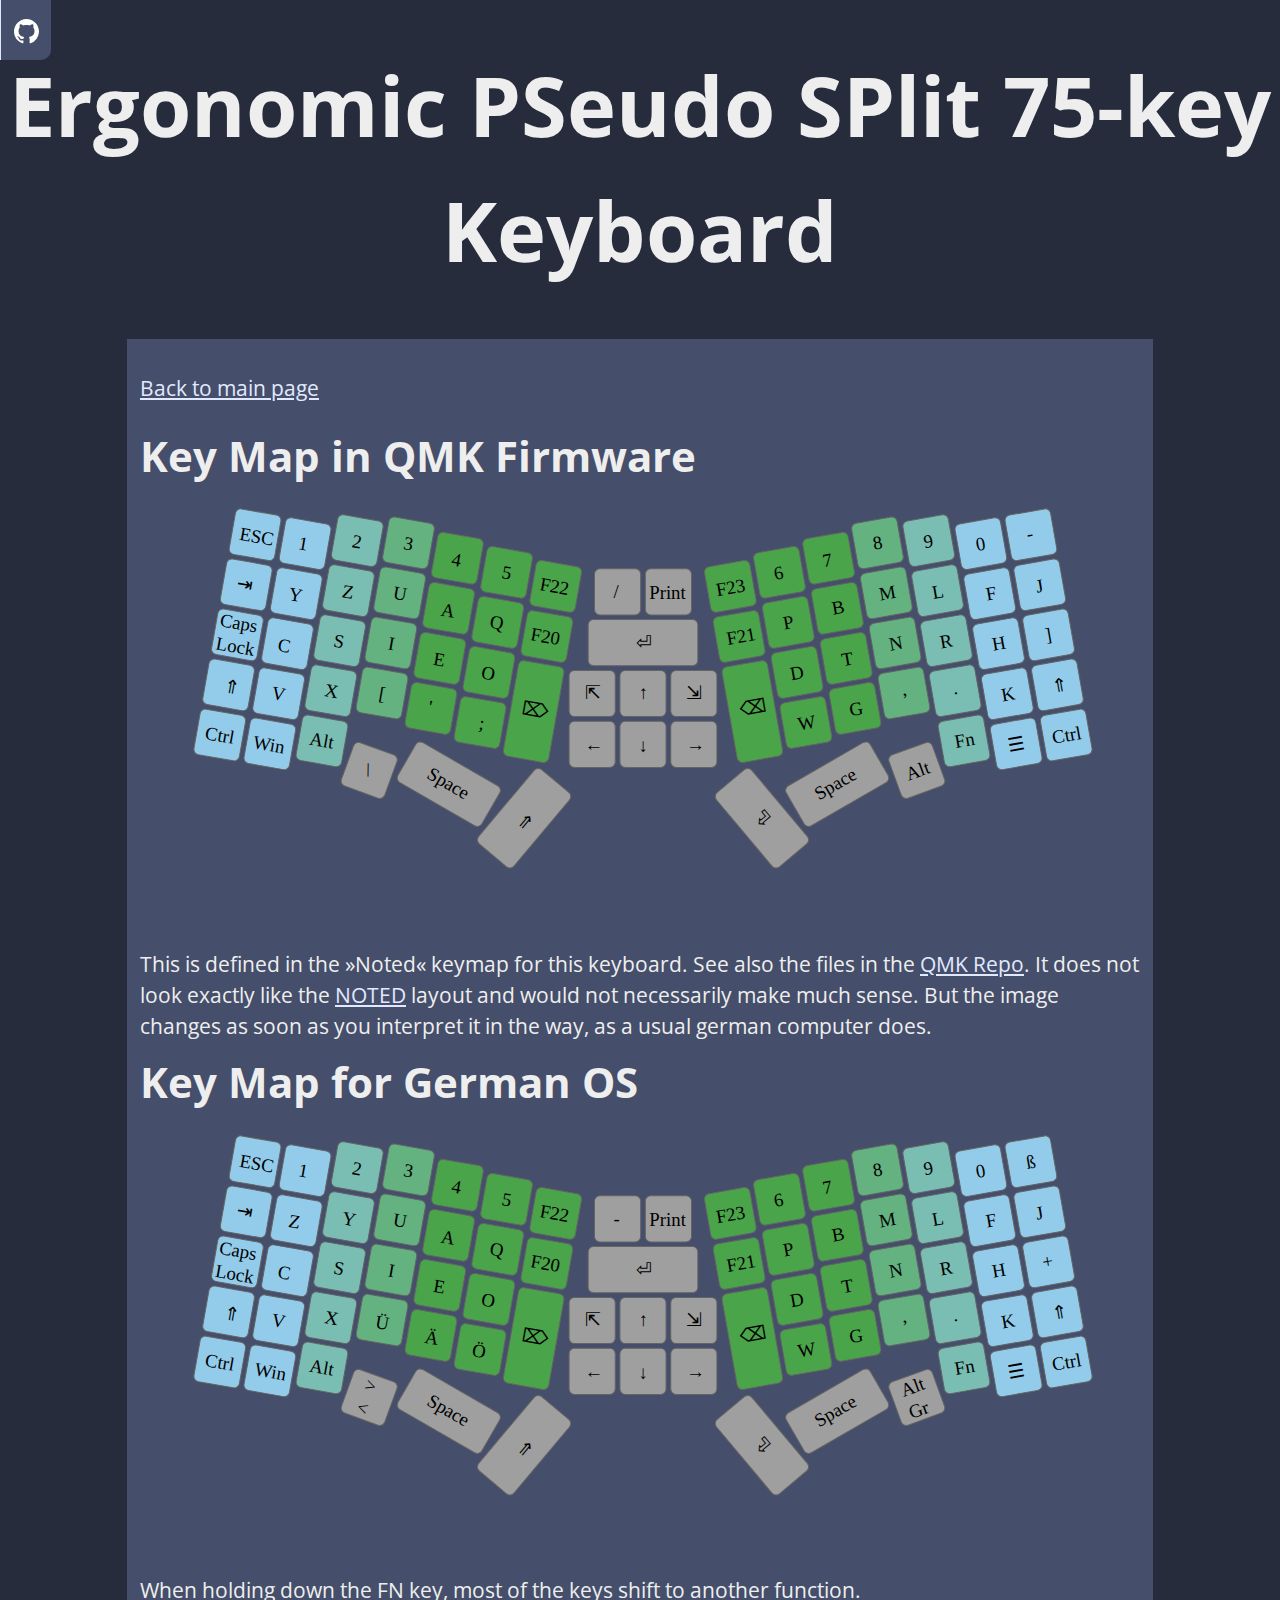
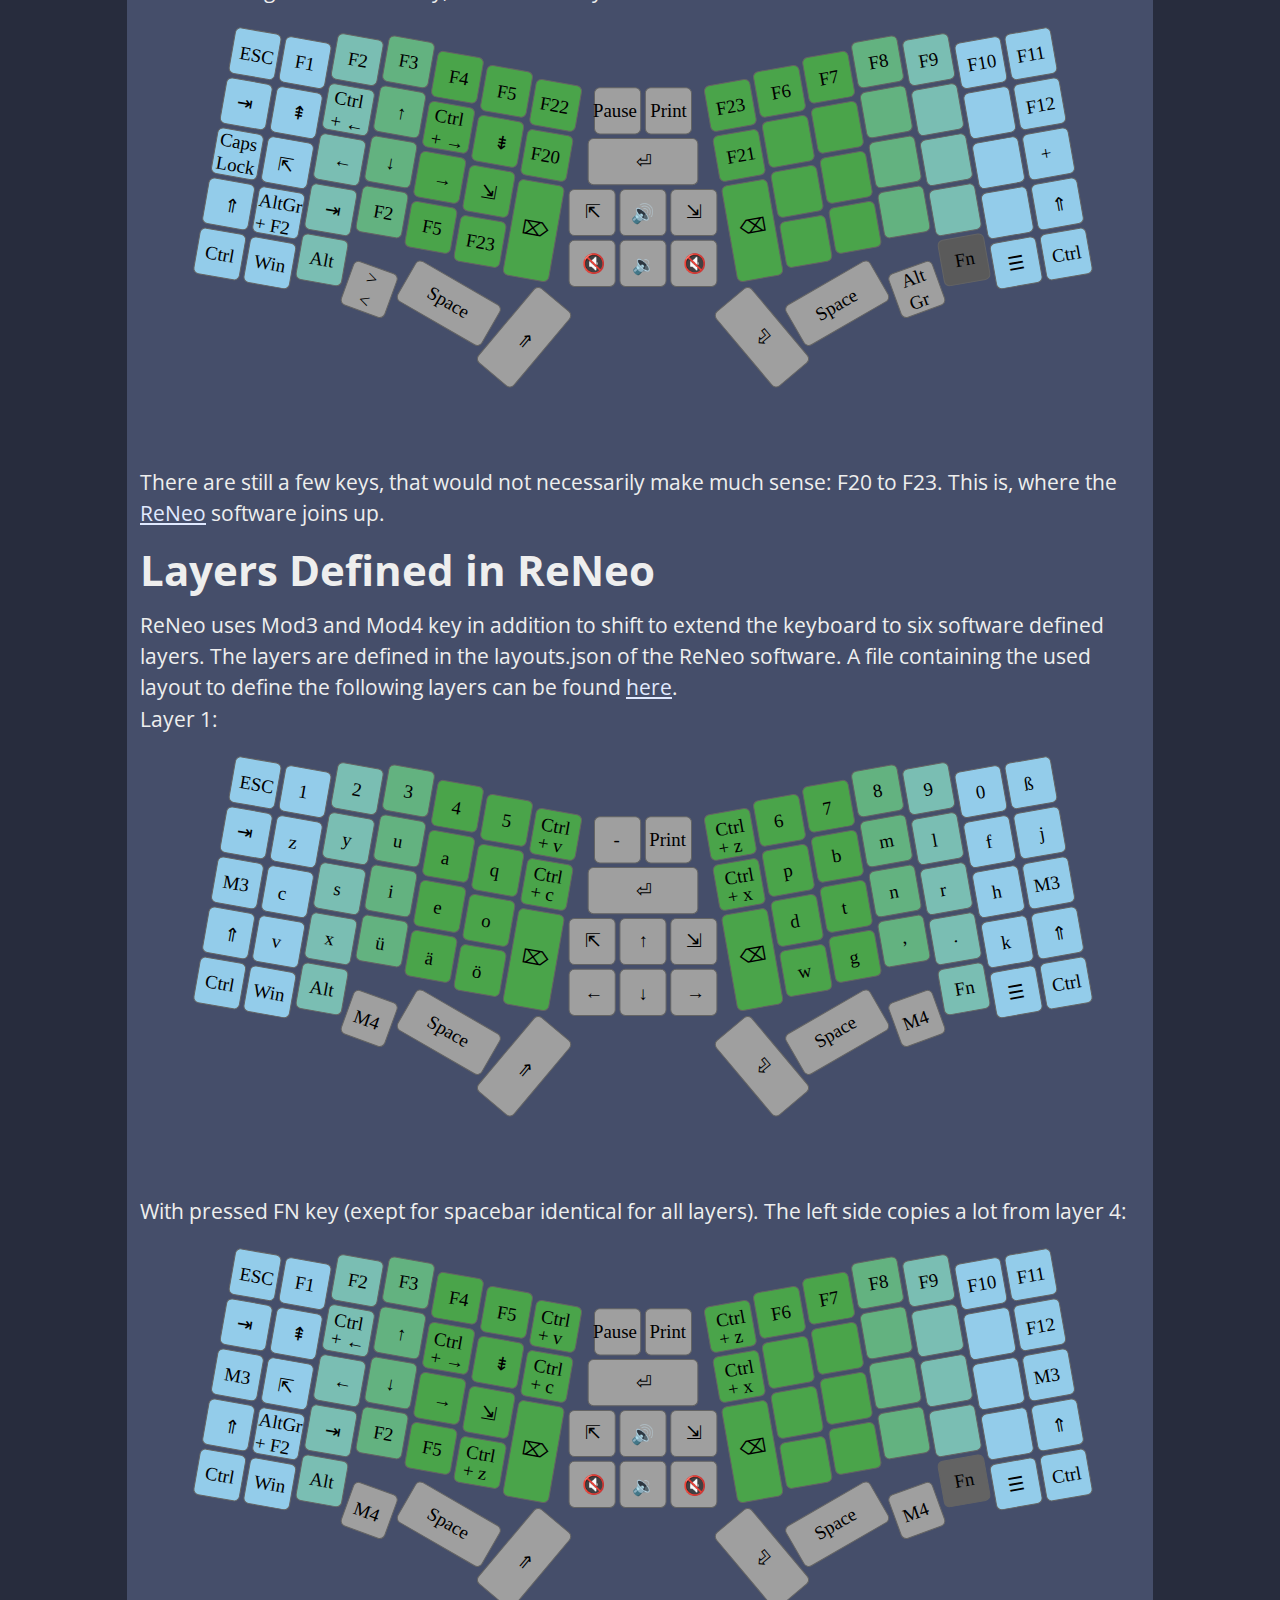
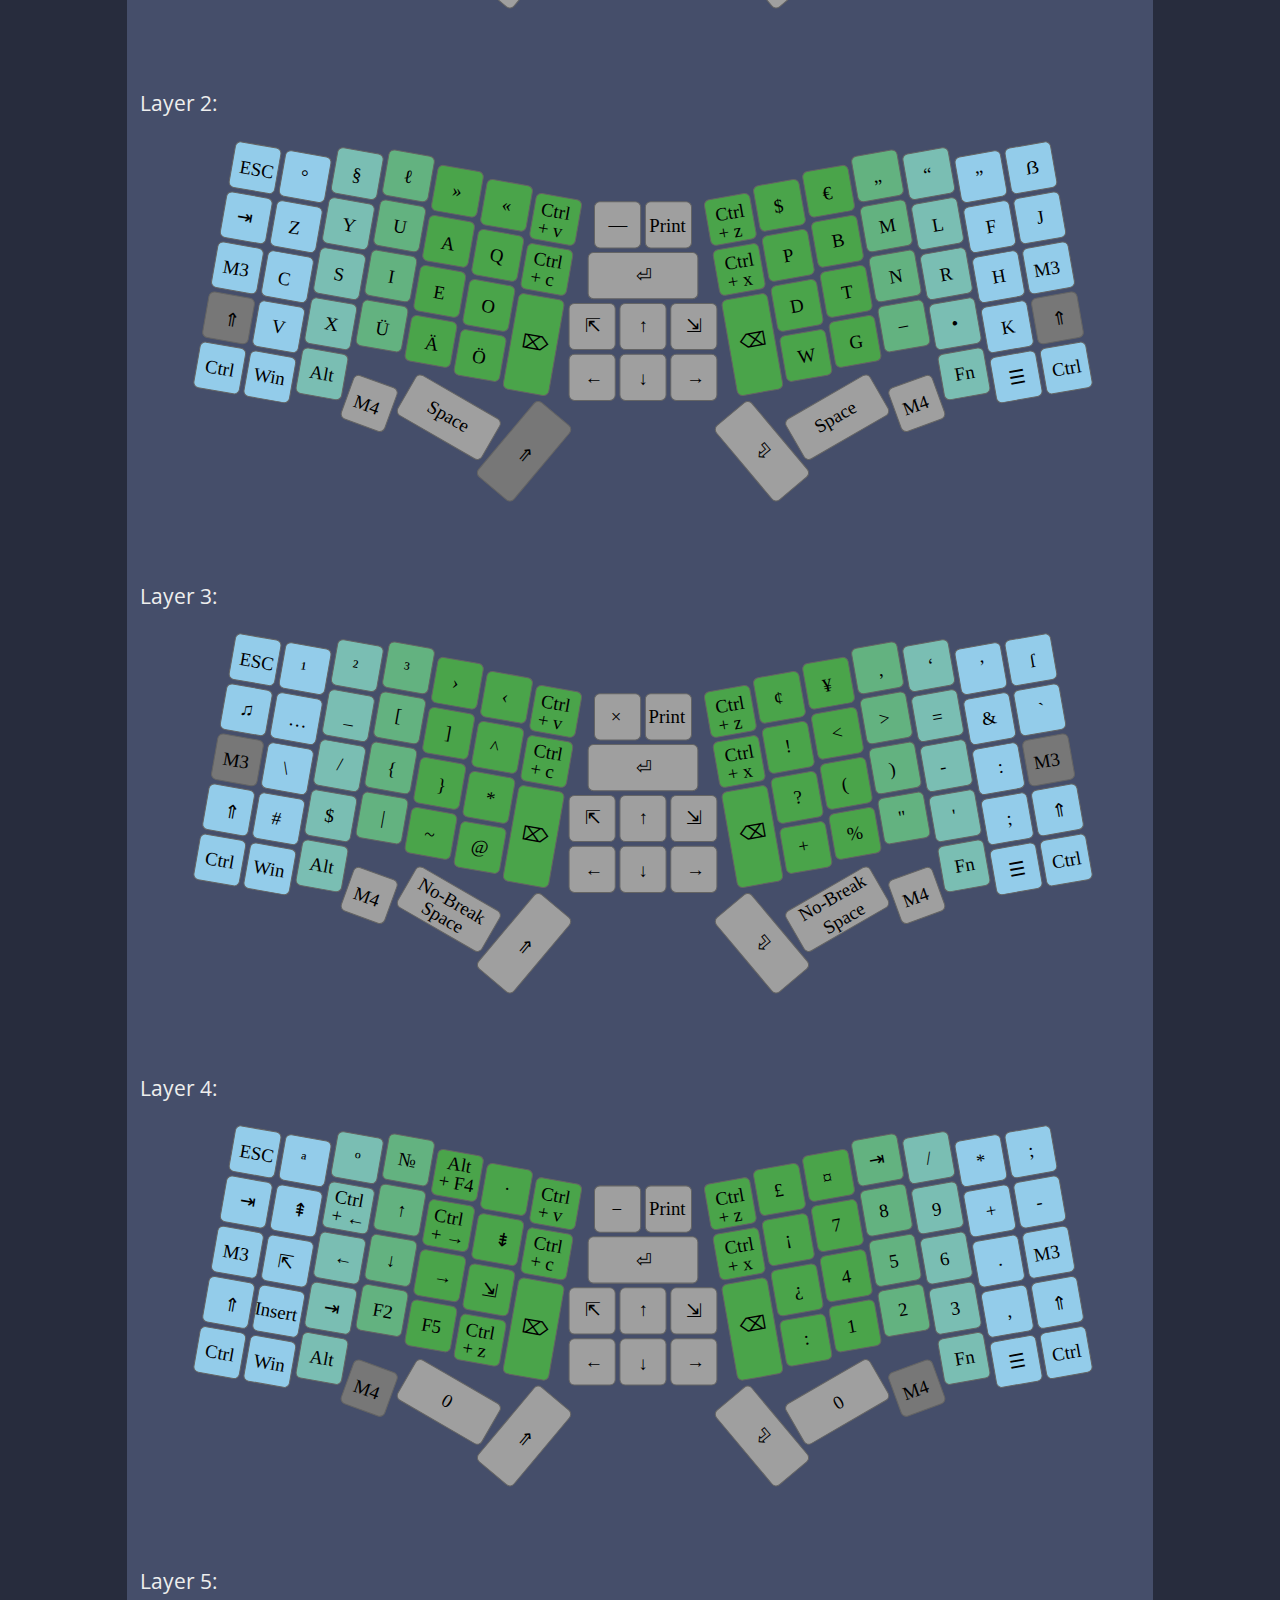
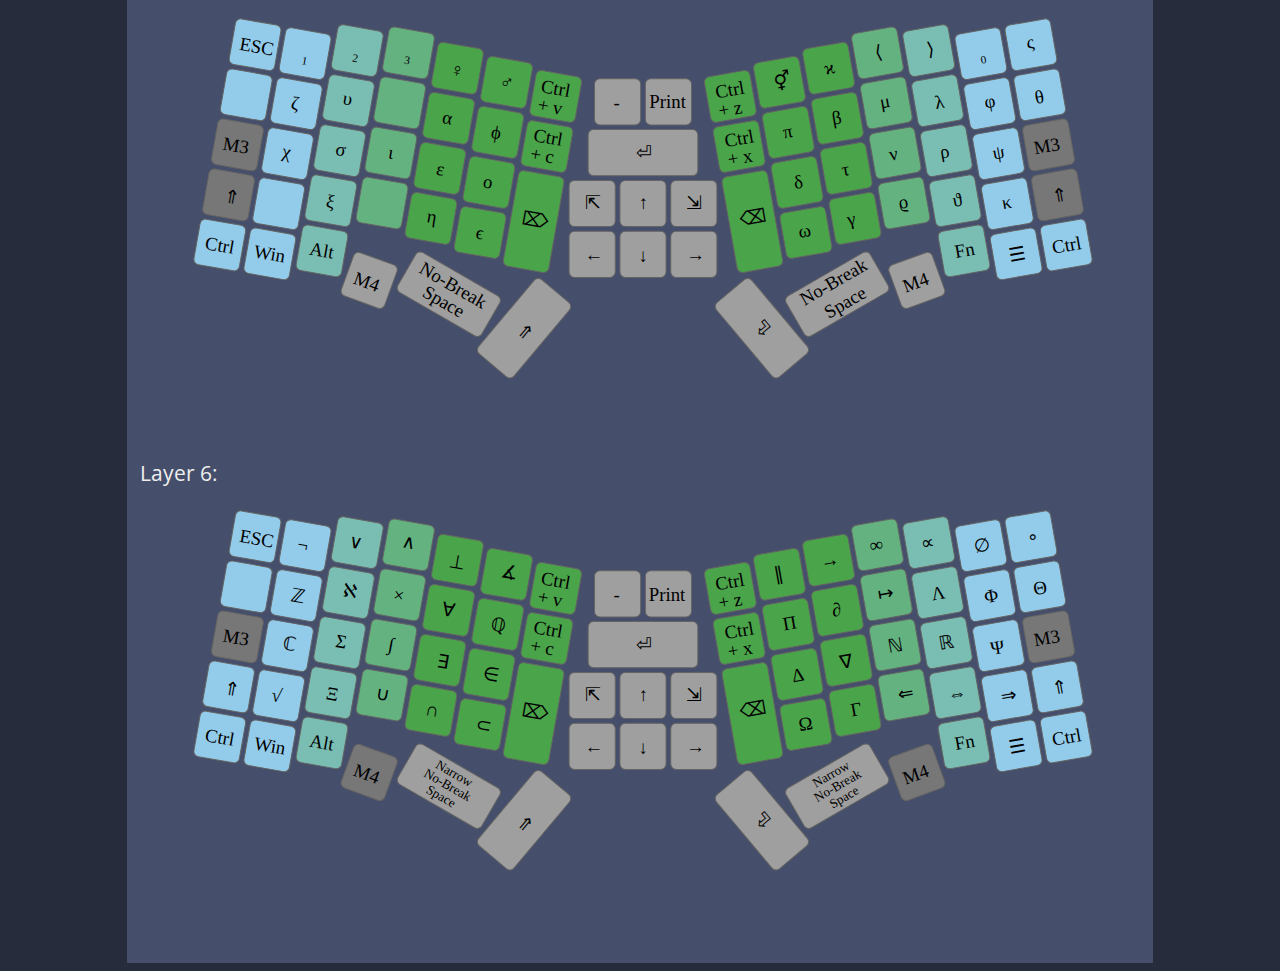
<file: docs/keymapping.html>
<!DOCTYPE html>
<html lang="en">
<head>
	<meta charset="UTF-8">
	<title>EPSSP75</title>
	<link rel="stylesheet" href="./styles.css">
	<link rel="preconnect" href="https://fonts.googleapis.com">
	<link rel="preconnect" href="https://fonts.gstatic.com" crossorigin>
	<link href="https://fonts.googleapis.com/css2?family=Open+Sans:wght@400&display=swap" rel="stylesheet">
</head>
<body>
	<div class="github-link-box">
		<div class="github-link-text">
			<img src="./assets/github.svg" width="25px" style="transform:translateY(4px);">
		</div>
		<a href="https://github.com/hen-des/hendes75"><span class="github-link"></span></a>
	</div>
	<header>
		<h1>Ergonomic PSeudo SPlit 75-key Keyboard</h1>
	</header>
	<div class="layout-display center">
	</div>
	<article>
		<p>
			<a href="index.html">Back to main page</a>
		</p>
		<h2>Key Map in QMK Firmware</h2>
		<div class="layout-display center">
		<img src="./assets/epssp75-keymap-origin-EN.svg" width="100%" style="padding: 3px;"/>
		</div>
		This is defined in the »Noted« keymap for this keyboard. See also the files in the <a href="https://github.com/qmk/qmk_firmware/tree/master/keyboards/handwired/epssp75" target="QMK">QMK Repo</a>.
		It does not look exactly like the <a href="https://neo-layout.org/Layouts/noted/" target="NOTED">NOTED</a> layout and would not necessarily make much sense. But the image changes as soon as you interpret it in the way, as a usual german computer does.
		<h2>Key Map for German OS</h2>
		<div class="layout-display center">
		<img src="./assets/epssp75-keymap-origin-DE.svg" width="100%" style="padding: 3px;"/>
		</div>
		When holding down the FN key, most of the keys shift to another function.
		<div class="layout-display center">
		<img src="./assets/epssp75-keymap-origin-DE+FN.svg" width="100%" style="padding: 3px;"/>
		</div>
		There are still a few keys, that would not necessarily make much sense: F20 to F23. This is, where the <a href="https://neo-layout.org/Einrichtung/reneo/" target="RENEO">ReNeo</a> software joins up.
		<h2>Layers Defined in ReNeo</h2>
		ReNeo uses Mod3 and Mod4 key in addition to shift to extend the keyboard to six software defined layers. The layers are defined in the layouts.json of the ReNeo software.
		A file containing the used layout to define the following layers can be found <a href="https://github.com/hen-des/epssp75/tree/main/reneo" target="Repo">here</a>.<br>
		Layer 1:
		<div class="layout-display center">
		<img src="./assets/epssp75-keymap-reneo-Layer1.svg" width="100%" style="padding: 3px;"/>
		</div>
		With pressed FN key (exept for spacebar identical for all layers). The left side copies a lot from layer 4:
		<div class="layout-display center">
		<img src="./assets/epssp75-keymap-reneo+FN.svg" width="100%" style="padding: 3px;"/>
		</div>
		Layer 2:
		<div class="layout-display center">
		<img src="./assets/epssp75-keymap-reneo-Layer2.svg" width="100%" style="padding: 3px;"/>
		</div>
		Layer 3:
		<div class="layout-display center">
		<img src="./assets/epssp75-keymap-reneo-Layer3.svg" width="100%" style="padding: 3px;"/>
		</div>
		Layer 4:
		<div class="layout-display center">
		<img src="./assets/epssp75-keymap-reneo-Layer4.svg" width="100%" style="padding: 3px;"/>
		</div>
		Layer 5:
		<div class="layout-display center">
		<img src="./assets/epssp75-keymap-reneo-Layer5.svg" width="100%" style="padding: 3px;"/>
		</div>
		Layer 6:
		<div class="layout-display center">
		<img src="./assets/epssp75-keymap-reneo-Layer6.svg" width="100%" style="padding: 3px;"/>
		</div>
	</article>
</body>
</file>
<file: docs/styles.css>
html {
    background-color: #272C3D;
    font-family: Open Sans;
    font-size: 1.3em;
    line-height: 1.5;
    color: #EEE;
}

.lang-link-box {
  position: absolute;
  top: 0;
  left: 0;
  width: 110px;
  height: 40px;
  border-bottom-right-radius: 10px;
  font-size: 1em;
  padding: 10px;
  background-color: #454E6A;
}

.lang-link-text {
  width: fit-content;
  margin: auto;
  transform: translate(-10px, 5px);
  font-weight: bolder;
}

.lang-link {
  position: absolute;
  width: 110px;
  height: 40px;
  top: 0;
  left: 0;
}

.github-link-box {
  position: absolute;
  top: 0;
  left: 0;
  width: 30px;
  height: 40px;
  border-left: #e0e9ff 1px solid;
  border-bottom-right-radius: 10px;
  font-size: 1em;
  padding: 10px;
  background-color: #454E6A;
}

.github-link-text {
  width: fit-content;
  margin: auto;
  transform: translate(0px, 5px);
  font-weight: bolder;
}

.github-link {
  position: absolute;
  width: 100%;
  height: 100%;
  top: 0;
  left: 0;
}

h2 {
    font-size: 2em;
    font-weight: bolder;
    margin: 1vh auto 1vh auto;
}

section {
    margin: auto auto 2vh auto;
}

header {
    font-weight: bolder;
    font-size: 2em;
    margin-top: -1.4vh;
    margin-bottom: -1.0vh;
    text-align: center;
}

.center {
    margin-left: auto;
    margin-right: auto;
}

.layout-display {
    display: block;
    width: 80vw;
    max-width: 900px;
    margin-top: 2vh;
    margin-bottom: 5vh;
}

.keyboard {
    background-color: #e0e9ff;
    border-radius: 0.5vw;
}

.attribution {
  text-align: right;
}

small {
  font-size: 0.75em;
}

article {
    background-color: #454E6A;
    width: 90vw;
    padding: 1vw;
    /* border-radius: max(1.31vh, 1.5vw); */
    margin: 1vw auto auto auto;
    max-width: 1000px;
}

a:link, a:visited {
  color: #e0e9ff;
}

pre {
  display: inline;
}
</file>
